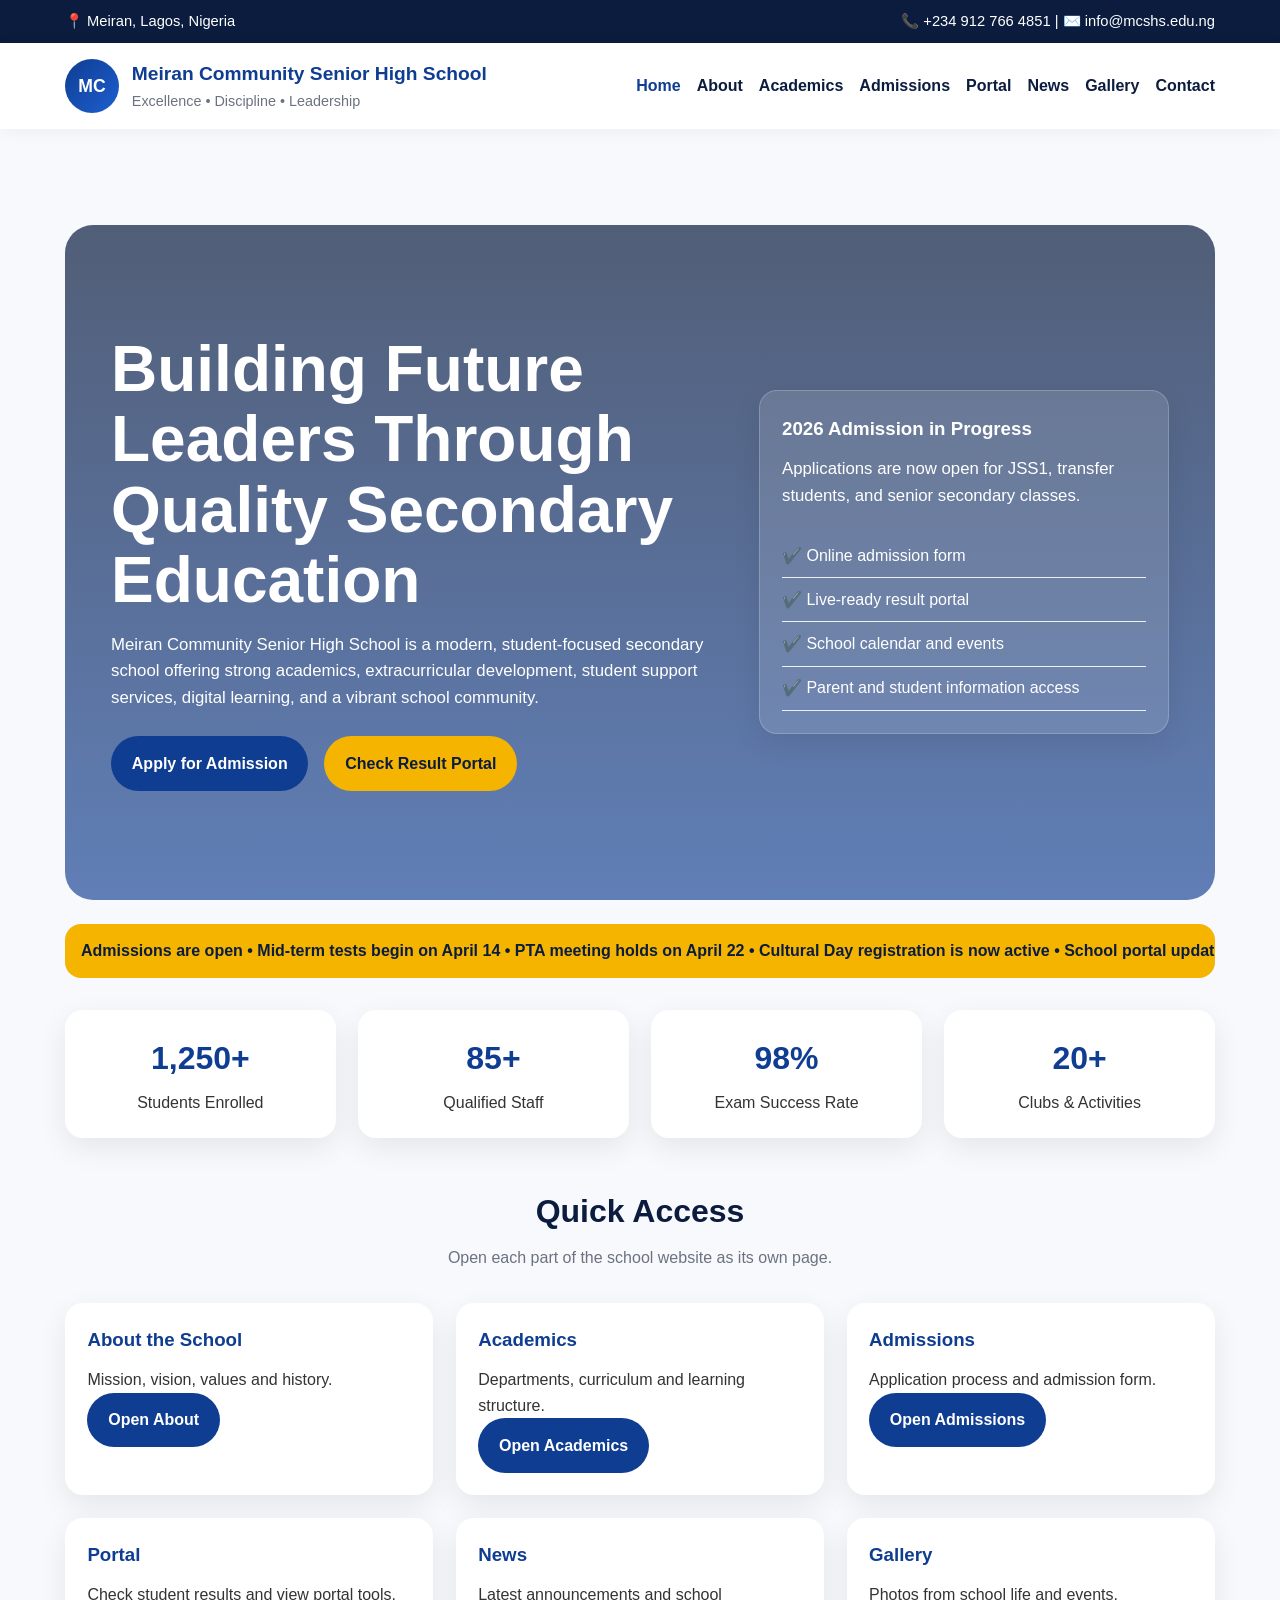
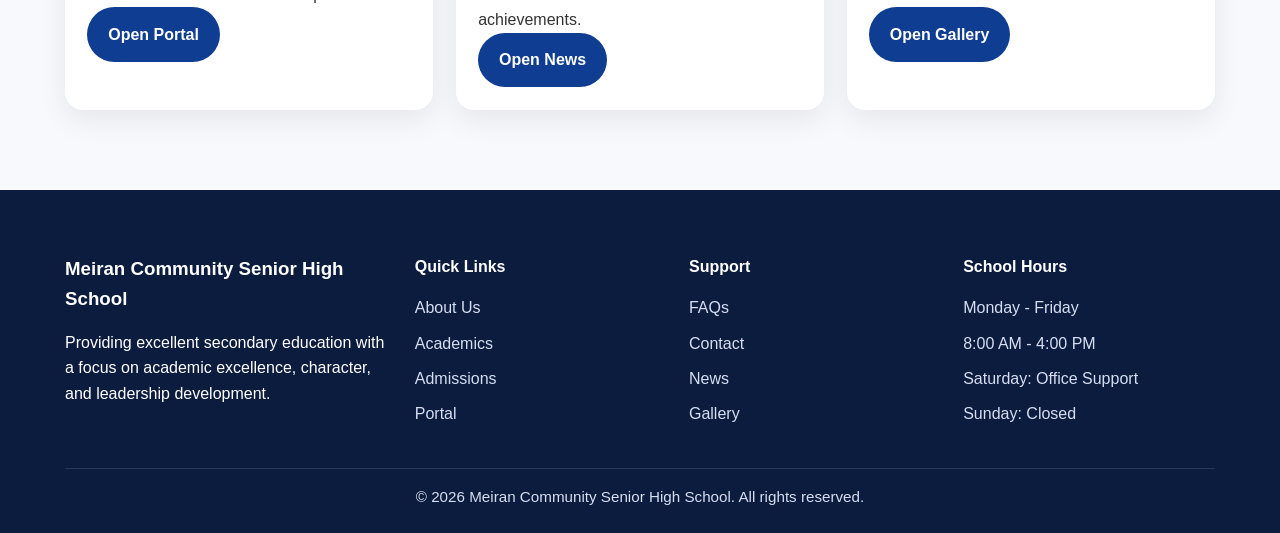
<file: index.html>
<!DOCTYPE html><html lang="en"><head><meta charset="UTF-8"><meta name="viewport" content="width=device-width, initial-scale=1.0"><title>MCSHS | Home</title><link rel="icon" type="image/svg+xml" href="favicon.svg"><link rel="stylesheet" href="styles.css"></head><body><div class="topbar"><div class="container topbar-content"><span>📍 Meiran, Lagos, Nigeria</span><span>📞 +234 912 766 4851 | ✉️ info@mcshs.edu.ng</span></div></div><header><div class="container navbar"><a class="brand" href="index.html"><div class="logo">MC</div><div class="brand-text"><h1>Meiran Community Senior High School</h1><p>Excellence • Discipline • Leadership</p></div></a><button class="menu-toggle" id="menuToggle">☰</button><nav><ul class="nav-links" id="navLinks"><li><a href="index.html" class="active">Home</a></li><li><a href="about.html">About</a></li><li><a href="academics.html">Academics</a></li><li><a href="admissions.html">Admissions</a></li><li><a href="portal.html">Portal</a></li><li><a href="news.html">News</a></li><li><a href="gallery.html">Gallery</a></li><li><a href="contact.html">Contact</a></li></ul></nav></div></header><main><div class="container"><section class="hero"><div class="container hero-grid"><div><h2>Building Future Leaders Through Quality Secondary Education</h2><p>Meiran Community Senior High School is a modern, student-focused secondary school offering strong academics, extracurricular development, student support services, digital learning, and a vibrant school community.</p><div class="hero-actions"><a class="btn btn-primary" href="admissions.html">Apply for Admission</a><a class="btn btn-secondary" href="portal.html">Check Result Portal</a></div></div><div class="hero-card"><h3>2026 Admission in Progress</h3><p>Applications are now open for JSS1, transfer students, and senior secondary classes.</p><ul class="list"><li>✔️ Online admission form</li><li>✔️ Live-ready result portal</li><li>✔️ School calendar and events</li><li>✔️ Parent and student information access</li></ul></div></div></section><div class="marquee">
  <div class="announcement-bar">Admissions are open • Mid-term tests begin on April 14 • PTA meeting holds on April 22 • Cultural Day registration is now active • School portal updated for second term results</div>
</div><div class="stats-grid"><div class="card stat-card"><h3>1,250+</h3><p>Students Enrolled</p></div><div class="card stat-card"><h3>85+</h3><p>Qualified Staff</p></div><div class="card stat-card"><h3>98%</h3><p>Exam Success Rate</p></div><div class="card stat-card"><h3>20+</h3><p>Clubs & Activities</p></div></div><div class="section-title" style="margin-top:3rem;"><h2>Quick Access</h2><p>Open each part of the school website as its own page.</p></div><div class="quick-grid"><div class="card quick-card"><h3>About the School</h3><p>Mission, vision, values and history.</p><a class="btn btn-primary" href="about.html">Open About</a></div><div class="card quick-card"><h3>Academics</h3><p>Departments, curriculum and learning structure.</p><a class="btn btn-primary" href="academics.html">Open Academics</a></div><div class="card quick-card"><h3>Admissions</h3><p>Application process and admission form.</p><a class="btn btn-primary" href="admissions.html">Open Admissions</a></div><div class="card quick-card"><h3>Portal</h3><p>Check student results and view portal tools.</p><a class="btn btn-primary" href="portal.html">Open Portal</a></div><div class="card quick-card"><h3>News</h3><p>Latest announcements and school achievements.</p><a class="btn btn-primary" href="news.html">Open News</a></div><div class="card quick-card"><h3>Gallery</h3><p>Photos from school life and events.</p><a class="btn btn-primary" href="gallery.html">Open Gallery</a></div></div></div></main><footer><div class="container"><div class="footer-grid"><div><h3>Meiran Community Senior High School</h3><p>Providing excellent secondary education with a focus on academic excellence, character, and leadership development.</p></div><div><h4>Quick Links</h4><ul><li><a href="about.html">About Us</a></li><li><a href="academics.html">Academics</a></li><li><a href="admissions.html">Admissions</a></li><li><a href="portal.html">Portal</a></li></ul></div><div><h4>Support</h4><ul><li><a href="contact.html">FAQs</a></li><li><a href="contact.html">Contact</a></li><li><a href="news.html">News</a></li><li><a href="gallery.html">Gallery</a></li></ul></div><div><h4>School Hours</h4><ul><li>Monday - Friday</li><li>8:00 AM - 4:00 PM</li><li>Saturday: Office Support</li><li>Sunday: Closed</li></ul></div></div><div class="copyright">© 2026 Meiran Community Senior High School. All rights reserved.</div></div></footer><script src="script.js"></script></body></html>
</file>
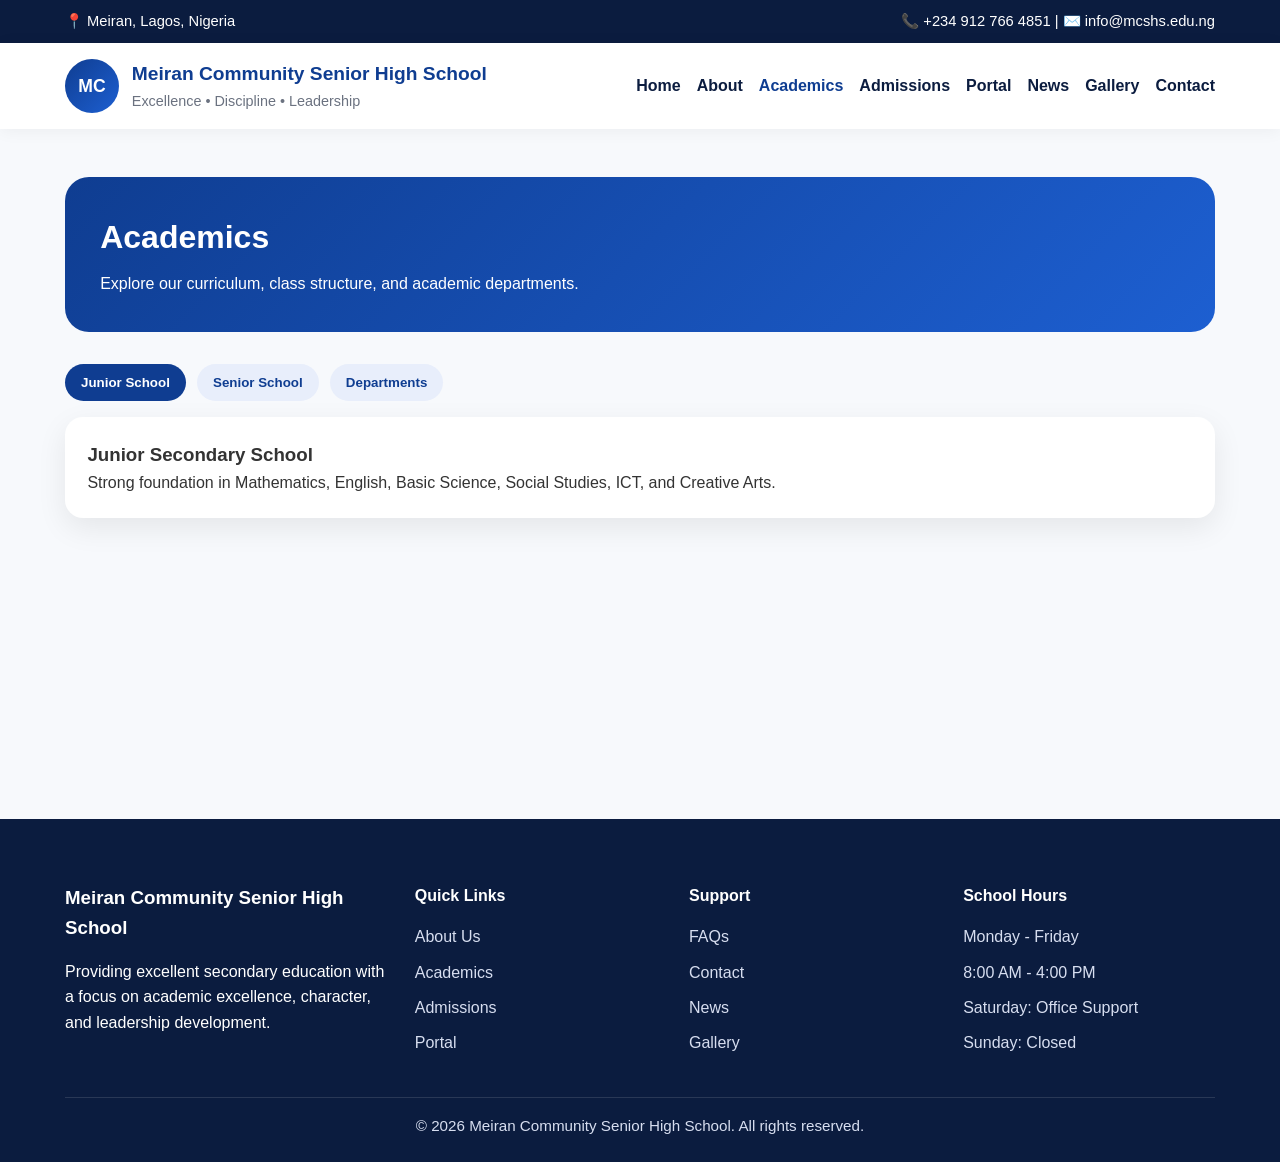
<file: academics.html>
<!DOCTYPE html><html lang="en"><head><meta charset="UTF-8"><meta name="viewport" content="width=device-width, initial-scale=1.0"><title>MCSHS | Academics</title><link rel="icon" type="image/svg+xml" href="favicon.svg"><link rel="stylesheet" href="styles.css"></head><body><div class="topbar"><div class="container topbar-content"><span>📍 Meiran, Lagos, Nigeria</span><span>📞 +234 912 766 4851 | ✉️ info@mcshs.edu.ng</span></div></div><header><div class="container navbar"><a class="brand" href="index.html"><div class="logo">MC</div><div class="brand-text"><h1>Meiran Community Senior High School</h1><p>Excellence • Discipline • Leadership</p></div></a><button class="menu-toggle" id="menuToggle">☰</button><nav><ul class="nav-links" id="navLinks"><li><a href="index.html">Home</a></li><li><a href="about.html">About</a></li><li><a href="academics.html" class="active">Academics</a></li><li><a href="admissions.html">Admissions</a></li><li><a href="portal.html">Portal</a></li><li><a href="news.html">News</a></li><li><a href="gallery.html">Gallery</a></li><li><a href="contact.html">Contact</a></li></ul></nav></div></header><main><div class="container"><div class="page-header"><h2>Academics</h2><p>Explore our curriculum, class structure, and academic departments.</p></div><div class="tabs"><button class="tab-btn active" data-tab="junior">Junior School</button><button class="tab-btn" data-tab="senior">Senior School</button><button class="tab-btn" data-tab="departments">Departments</button></div><div class="card tab-panel active" id="junior"><h3>Junior Secondary School</h3><p>Strong foundation in Mathematics, English, Basic Science, Social Studies, ICT, and Creative Arts.</p></div><div class="card tab-panel" id="senior"><h3>Senior Secondary School</h3><p>Science, Commercial, and Arts tracks with WAEC, NECO, and UTME preparation support.</p></div><div class="card tab-panel" id="departments"><h3>Academic Departments</h3><ul class="list"><li>Science Department</li><li>Commercial Department</li><li>Arts & Humanities Department</li><li>ICT & Innovation Unit</li><li>Guidance and Counselling Unit</li></ul></div></div></main><footer><div class="container"><div class="footer-grid"><div><h3>Meiran Community Senior High School</h3><p>Providing excellent secondary education with a focus on academic excellence, character, and leadership development.</p></div><div><h4>Quick Links</h4><ul><li><a href="about.html">About Us</a></li><li><a href="academics.html">Academics</a></li><li><a href="admissions.html">Admissions</a></li><li><a href="portal.html">Portal</a></li></ul></div><div><h4>Support</h4><ul><li><a href="contact.html">FAQs</a></li><li><a href="contact.html">Contact</a></li><li><a href="news.html">News</a></li><li><a href="gallery.html">Gallery</a></li></ul></div><div><h4>School Hours</h4><ul><li>Monday - Friday</li><li>8:00 AM - 4:00 PM</li><li>Saturday: Office Support</li><li>Sunday: Closed</li></ul></div></div><div class="copyright">© 2026 Meiran Community Senior High School. All rights reserved.</div></div></footer><script src="script.js"></script></body></html>
</file>
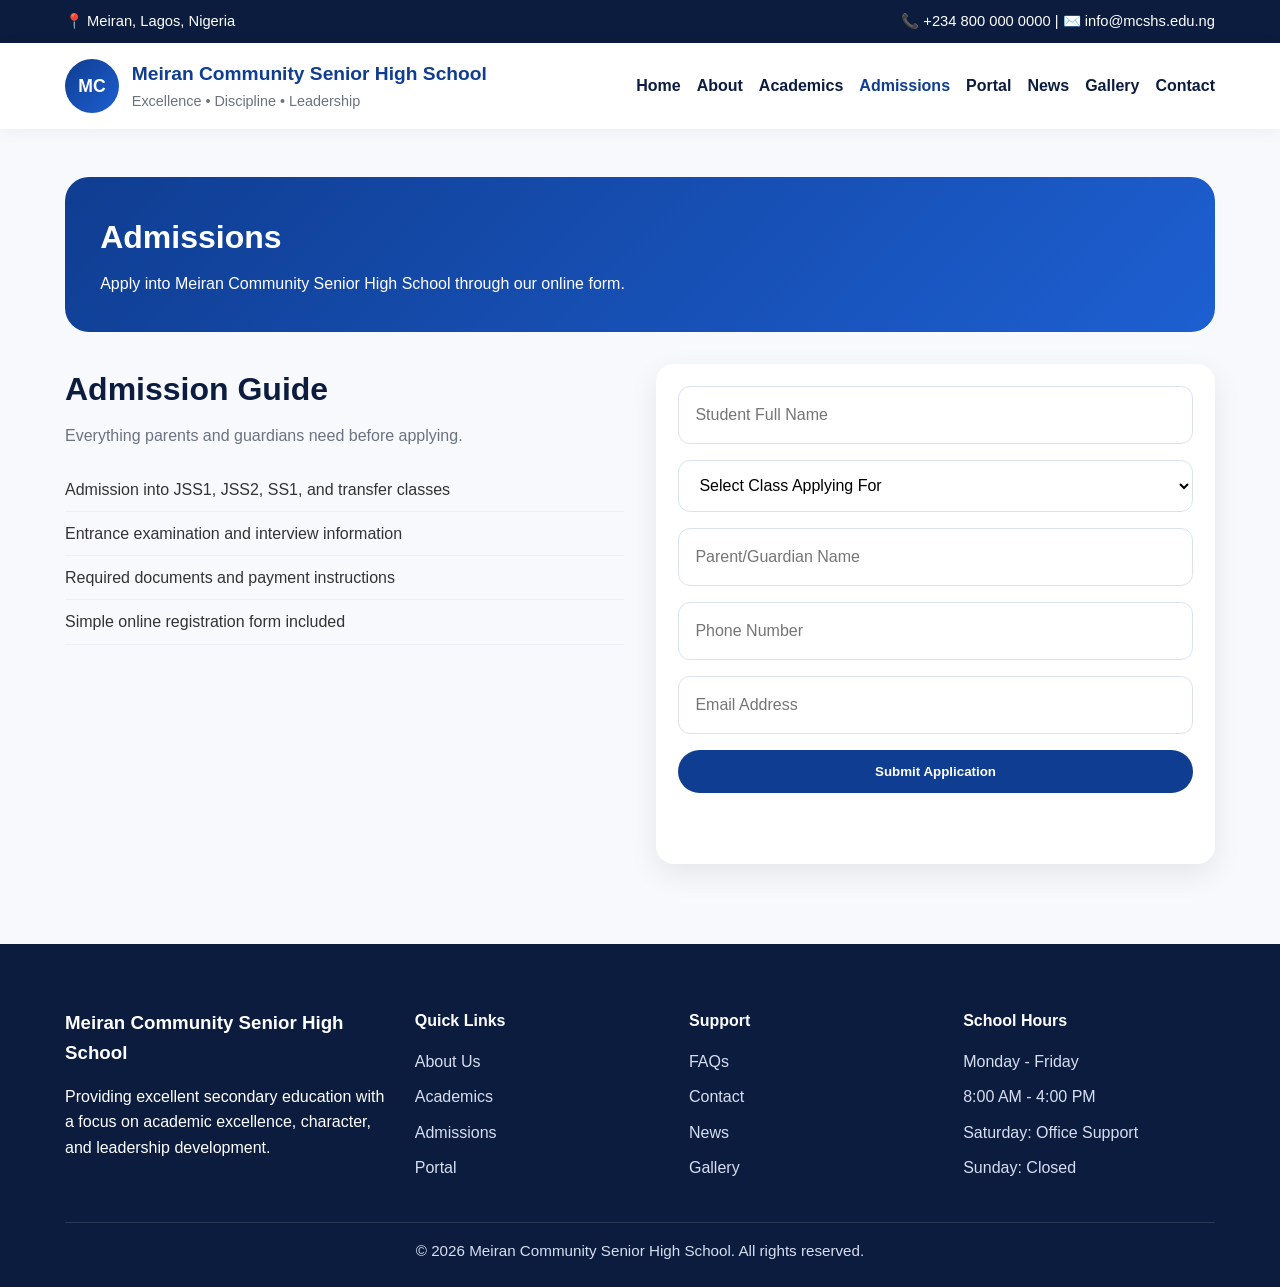
<file: admissions.html>
<!DOCTYPE html><html lang="en"><head><meta charset="UTF-8"><meta name="viewport" content="width=device-width, initial-scale=1.0"><title>MCSHS | Admissions</title><link rel="icon" type="image/svg+xml" href="favicon.svg"><link rel="stylesheet" href="styles.css"></head><body><div class="topbar"><div class="container topbar-content"><span>📍 Meiran, Lagos, Nigeria</span><span>📞 +234 800 000 0000 | ✉️ info@mcshs.edu.ng</span></div></div><header><div class="container navbar"><a class="brand" href="index.html"><div class="logo">MC</div><div class="brand-text"><h1>Meiran Community Senior High School</h1><p>Excellence • Discipline • Leadership</p></div></a><button class="menu-toggle" id="menuToggle">☰</button><nav><ul class="nav-links" id="navLinks"><li><a href="index.html">Home</a></li><li><a href="about.html">About</a></li><li><a href="academics.html">Academics</a></li><li><a href="admissions.html" class="active">Admissions</a></li><li><a href="portal.html">Portal</a></li><li><a href="news.html">News</a></li><li><a href="gallery.html">Gallery</a></li><li><a href="contact.html">Contact</a></li></ul></nav></div></header><main><div class="container"><div class="page-header"><h2>Admissions</h2><p>Apply into Meiran Community Senior High School through our online form.</p></div><div class="admission-grid"><div><div class="section-title left" style="margin-bottom:1.2rem;"><h2>Admission Guide</h2><p>Everything parents and guardians need before applying.</p></div><ul class="list"><li>Admission into JSS1, JSS2, SS1, and transfer classes</li><li>Entrance examination and interview information</li><li>Required documents and payment instructions</li><li>Simple online registration form included</li></ul></div><div class="card"><form id="admissionForm"><input type="text" id="fullName" placeholder="Student Full Name" required><select id="classApplying" required><option value="">Select Class Applying For</option><option>JSS1</option><option>JSS2</option><option>JSS3</option><option>SS1</option><option>SS2</option><option>SS3</option></select><input type="text" id="parentName" placeholder="Parent/Guardian Name" required><input type="tel" id="phoneNumber" placeholder="Phone Number" required><input type="email" id="emailAddress" placeholder="Email Address" required><button class="btn btn-primary" type="submit">Submit Application</button><p class="form-message" id="admissionMessage"></p></form></div></div></div></main><footer><div class="container"><div class="footer-grid"><div><h3>Meiran Community Senior High School</h3><p>Providing excellent secondary education with a focus on academic excellence, character, and leadership development.</p></div><div><h4>Quick Links</h4><ul><li><a href="about.html">About Us</a></li><li><a href="academics.html">Academics</a></li><li><a href="admissions.html">Admissions</a></li><li><a href="portal.html">Portal</a></li></ul></div><div><h4>Support</h4><ul><li><a href="contact.html">FAQs</a></li><li><a href="contact.html">Contact</a></li><li><a href="news.html">News</a></li><li><a href="gallery.html">Gallery</a></li></ul></div><div><h4>School Hours</h4><ul><li>Monday - Friday</li><li>8:00 AM - 4:00 PM</li><li>Saturday: Office Support</li><li>Sunday: Closed</li></ul></div></div><div class="copyright">© 2026 Meiran Community Senior High School. All rights reserved.</div></div></footer><script src="script.js"></script></body></html>
</file>
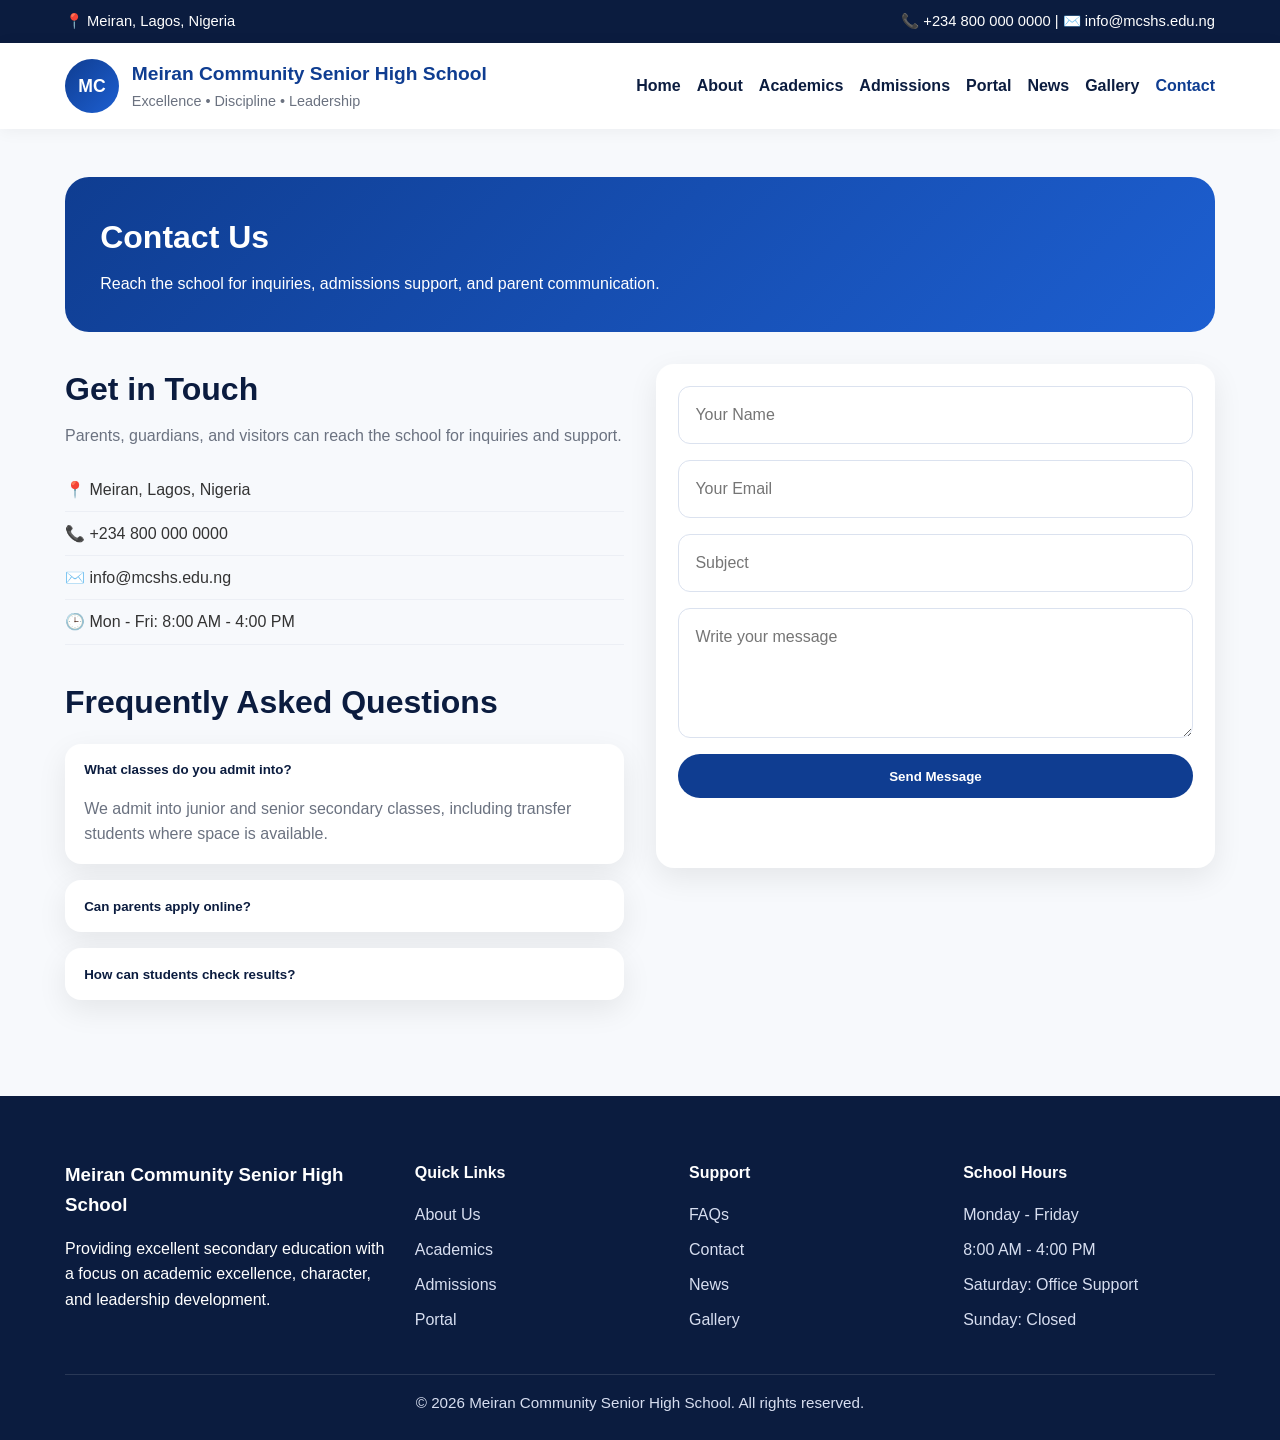
<file: contact.html>
<!DOCTYPE html><html lang="en"><head><meta charset="UTF-8"><meta name="viewport" content="width=device-width, initial-scale=1.0"><title>MCSHS | Contact</title><link rel="icon" type="image/svg+xml" href="favicon.svg"><link rel="stylesheet" href="styles.css"></head><body><div class="topbar"><div class="container topbar-content"><span>📍 Meiran, Lagos, Nigeria</span><span>📞 +234 800 000 0000 | ✉️ info@mcshs.edu.ng</span></div></div><header><div class="container navbar"><a class="brand" href="index.html"><div class="logo">MC</div><div class="brand-text"><h1>Meiran Community Senior High School</h1><p>Excellence • Discipline • Leadership</p></div></a><button class="menu-toggle" id="menuToggle">☰</button><nav><ul class="nav-links" id="navLinks"><li><a href="index.html">Home</a></li><li><a href="about.html">About</a></li><li><a href="academics.html">Academics</a></li><li><a href="admissions.html">Admissions</a></li><li><a href="portal.html">Portal</a></li><li><a href="news.html">News</a></li><li><a href="gallery.html">Gallery</a></li><li><a href="contact.html" class="active">Contact</a></li></ul></nav></div></header><main><div class="container"><div class="page-header"><h2>Contact Us</h2><p>Reach the school for inquiries, admissions support, and parent communication.</p></div><div class="contact-grid"><div><div class="section-title left" style="margin-bottom:1.2rem;"><h2>Get in Touch</h2><p>Parents, guardians, and visitors can reach the school for inquiries and support.</p></div><ul class="list"><li>📍 Meiran, Lagos, Nigeria</li><li>📞 +234 800 000 0000</li><li>✉️ info@mcshs.edu.ng</li><li>🕒 Mon - Fri: 8:00 AM - 4:00 PM</li></ul><div class="section-title left" style="margin:2rem 0 1rem;"><h2>Frequently Asked Questions</h2></div><div class="faq-item active"><button class="faq-question">What classes do you admit into?</button><div class="faq-answer">We admit into junior and senior secondary classes, including transfer students where space is available.</div></div><div class="faq-item"><button class="faq-question">Can parents apply online?</button><div class="faq-answer">Yes. The admission form section allows online application submission on the website.</div></div><div class="faq-item"><button class="faq-question">How can students check results?</button><div class="faq-answer">Students can use the result checker portal with their ID and term to view report details.</div></div></div><div class="card"><form id="contactForm"><input type="text" id="contactName" placeholder="Your Name" required><input type="email" id="contactEmail" placeholder="Your Email" required><input type="text" id="contactSubject" placeholder="Subject" required><textarea id="contactMessage" placeholder="Write your message" required></textarea><button class="btn btn-primary" type="submit">Send Message</button><p class="form-message" id="contactFormMessage"></p></form></div></div></div></main><footer><div class="container"><div class="footer-grid"><div><h3>Meiran Community Senior High School</h3><p>Providing excellent secondary education with a focus on academic excellence, character, and leadership development.</p></div><div><h4>Quick Links</h4><ul><li><a href="about.html">About Us</a></li><li><a href="academics.html">Academics</a></li><li><a href="admissions.html">Admissions</a></li><li><a href="portal.html">Portal</a></li></ul></div><div><h4>Support</h4><ul><li><a href="contact.html">FAQs</a></li><li><a href="contact.html">Contact</a></li><li><a href="news.html">News</a></li><li><a href="gallery.html">Gallery</a></li></ul></div><div><h4>School Hours</h4><ul><li>Monday - Friday</li><li>8:00 AM - 4:00 PM</li><li>Saturday: Office Support</li><li>Sunday: Closed</li></ul></div></div><div class="copyright">© 2026 Meiran Community Senior High School. All rights reserved.</div></div></footer><script src="script.js"></script></body></html>
</file>
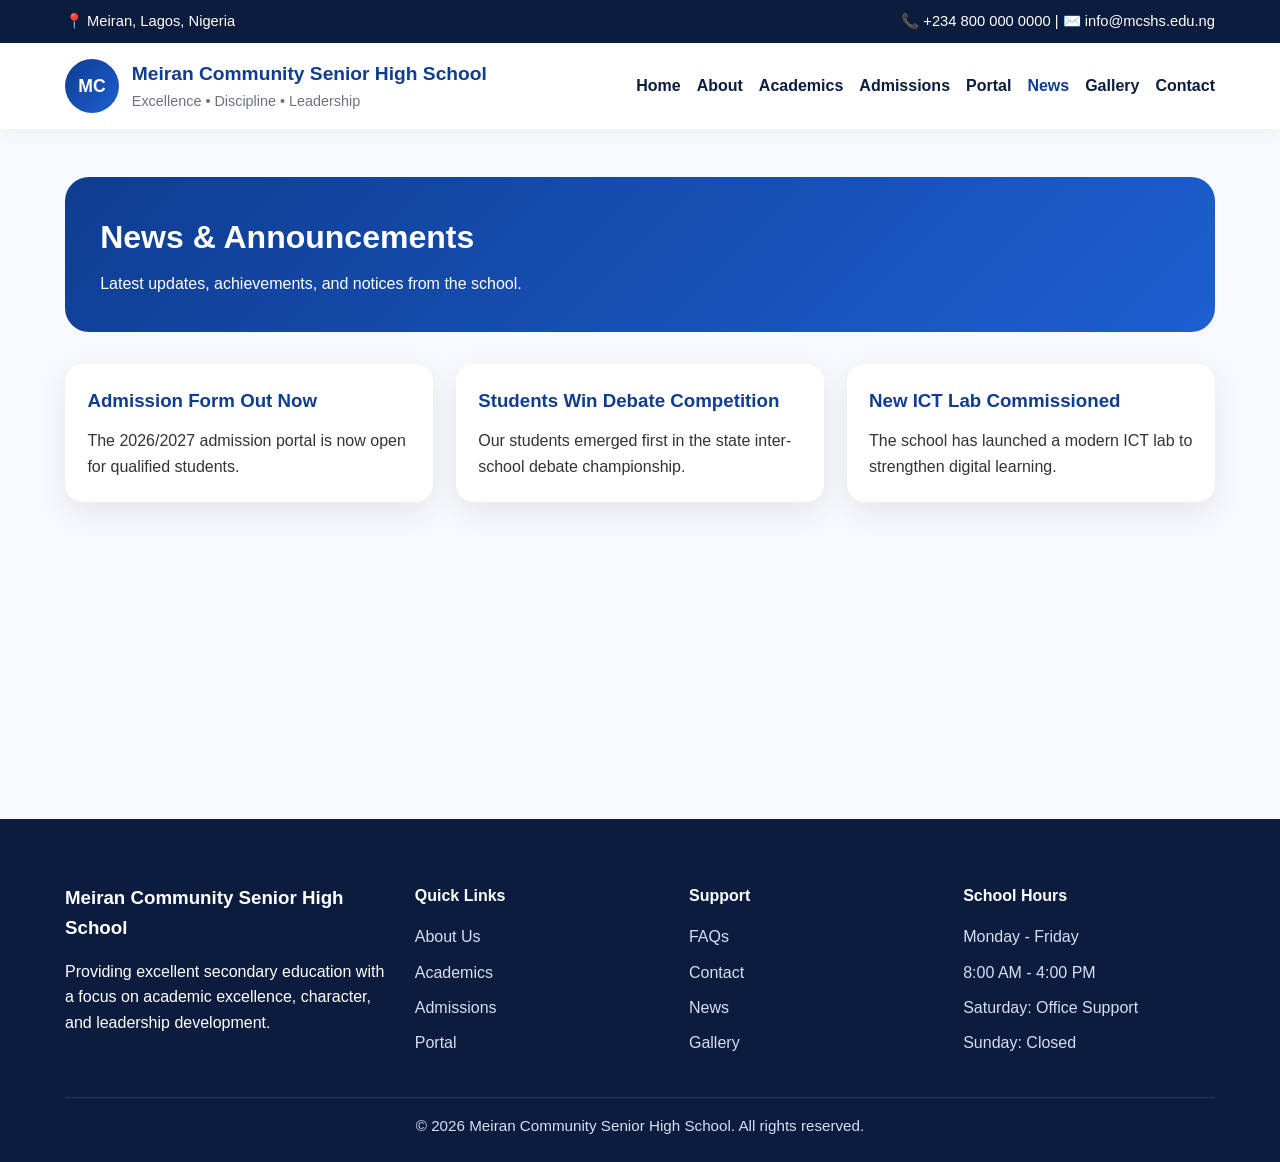
<file: news.html>
<!DOCTYPE html><html lang="en"><head><meta charset="UTF-8"><meta name="viewport" content="width=device-width, initial-scale=1.0"><title>MCSHS | News</title><link rel="icon" type="image/svg+xml" href="favicon.svg"><link rel="stylesheet" href="styles.css"></head><body><div class="topbar"><div class="container topbar-content"><span>📍 Meiran, Lagos, Nigeria</span><span>📞 +234 800 000 0000 | ✉️ info@mcshs.edu.ng</span></div></div><header><div class="container navbar"><a class="brand" href="index.html"><div class="logo">MC</div><div class="brand-text"><h1>Meiran Community Senior High School</h1><p>Excellence • Discipline • Leadership</p></div></a><button class="menu-toggle" id="menuToggle">☰</button><nav><ul class="nav-links" id="navLinks"><li><a href="index.html">Home</a></li><li><a href="about.html">About</a></li><li><a href="academics.html">Academics</a></li><li><a href="admissions.html">Admissions</a></li><li><a href="portal.html">Portal</a></li><li><a href="news.html" class="active">News</a></li><li><a href="gallery.html">Gallery</a></li><li><a href="contact.html">Contact</a></li></ul></nav></div></header><main><div class="container"><div class="page-header"><h2>News & Announcements</h2><p>Latest updates, achievements, and notices from the school.</p></div><div class="news-grid"><div class="card news-card"><h3>Admission Form Out Now</h3><p>The 2026/2027 admission portal is now open for qualified students.</p></div><div class="card news-card"><h3>Students Win Debate Competition</h3><p>Our students emerged first in the state inter-school debate championship.</p></div><div class="card news-card"><h3>New ICT Lab Commissioned</h3><p>The school has launched a modern ICT lab to strengthen digital learning.</p></div></div></div></main><footer><div class="container"><div class="footer-grid"><div><h3>Meiran Community Senior High School</h3><p>Providing excellent secondary education with a focus on academic excellence, character, and leadership development.</p></div><div><h4>Quick Links</h4><ul><li><a href="about.html">About Us</a></li><li><a href="academics.html">Academics</a></li><li><a href="admissions.html">Admissions</a></li><li><a href="portal.html">Portal</a></li></ul></div><div><h4>Support</h4><ul><li><a href="contact.html">FAQs</a></li><li><a href="contact.html">Contact</a></li><li><a href="news.html">News</a></li><li><a href="gallery.html">Gallery</a></li></ul></div><div><h4>School Hours</h4><ul><li>Monday - Friday</li><li>8:00 AM - 4:00 PM</li><li>Saturday: Office Support</li><li>Sunday: Closed</li></ul></div></div><div class="copyright">© 2026 Meiran Community Senior High School. All rights reserved.</div></div></footer><script src="script.js"></script></body></html>
</file>
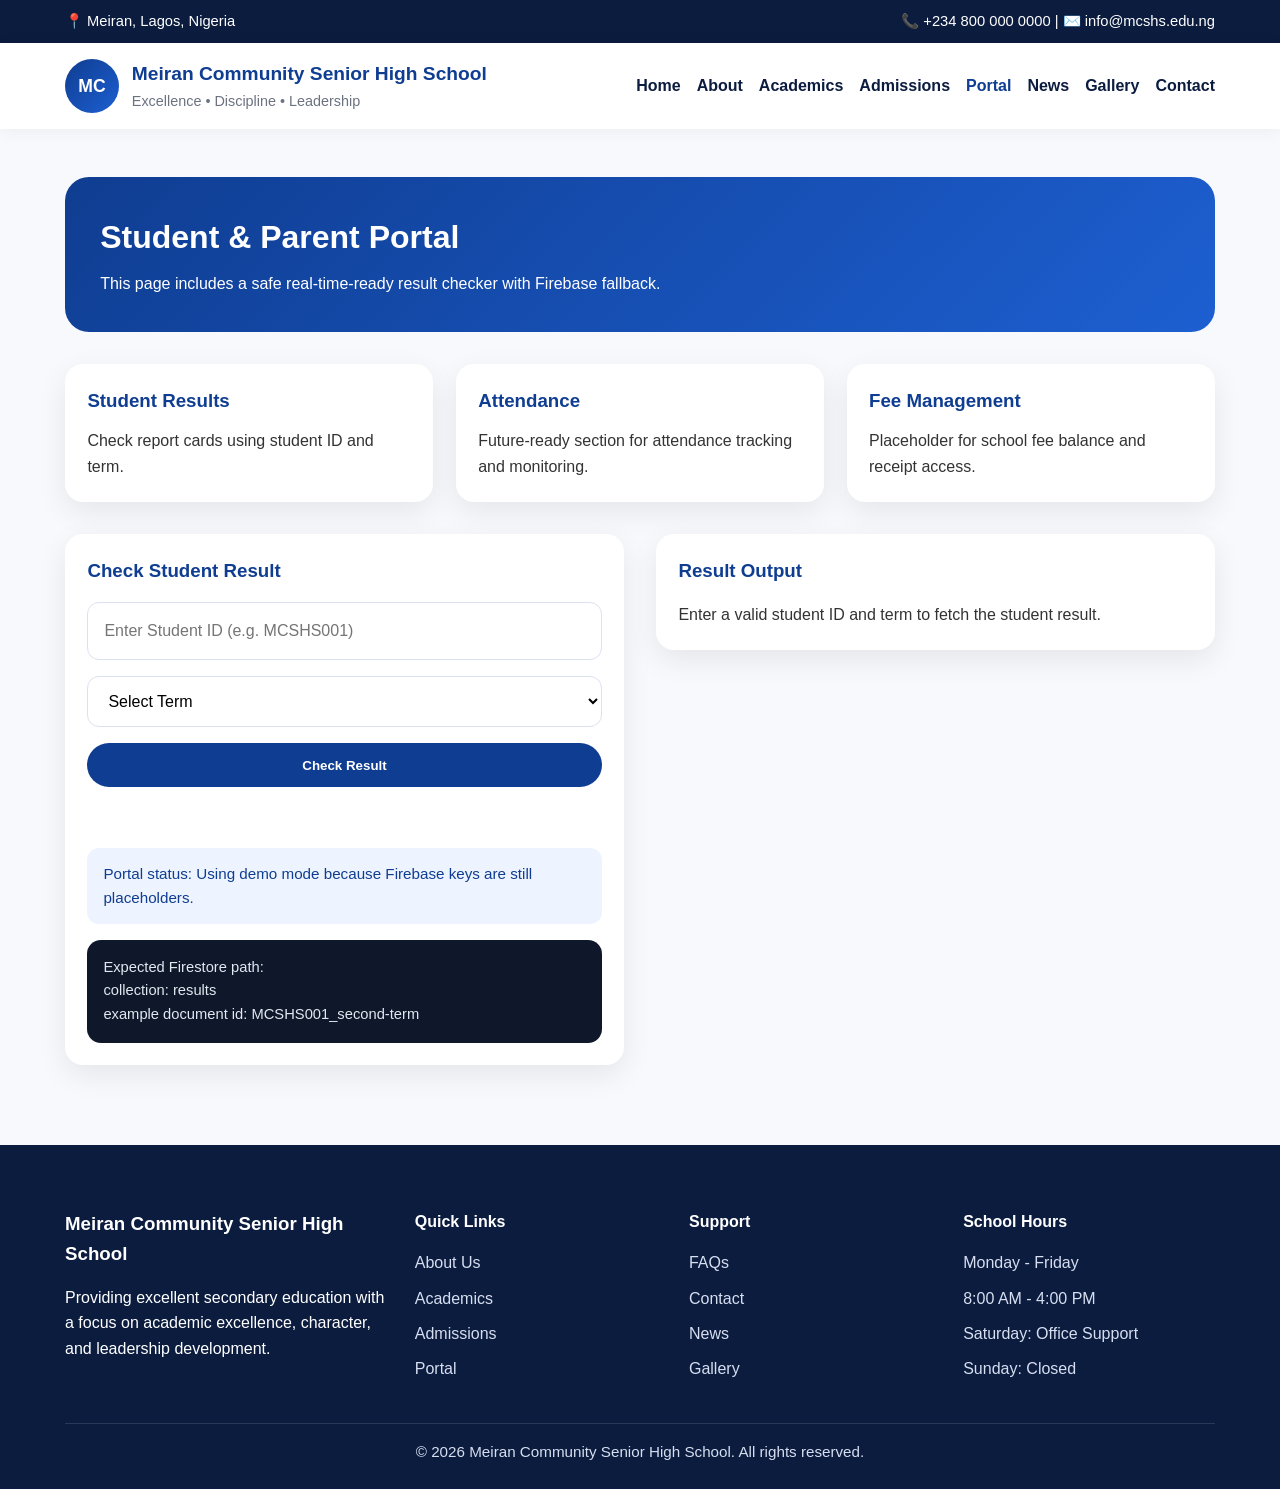
<file: portal.html>
<!DOCTYPE html><html lang="en"><head><meta charset="UTF-8"><meta name="viewport" content="width=device-width, initial-scale=1.0"><title>MCSHS | Portal</title><link rel="icon" type="image/svg+xml" href="favicon.svg"><link rel="stylesheet" href="styles.css"></head><body><div class="topbar"><div class="container topbar-content"><span>📍 Meiran, Lagos, Nigeria</span><span>📞 +234 800 000 0000 | ✉️ info@mcshs.edu.ng</span></div></div><header><div class="container navbar"><a class="brand" href="index.html"><div class="logo">MC</div><div class="brand-text"><h1>Meiran Community Senior High School</h1><p>Excellence • Discipline • Leadership</p></div></a><button class="menu-toggle" id="menuToggle">☰</button><nav><ul class="nav-links" id="navLinks"><li><a href="index.html">Home</a></li><li><a href="about.html">About</a></li><li><a href="academics.html">Academics</a></li><li><a href="admissions.html">Admissions</a></li><li><a href="portal.html" class="active">Portal</a></li><li><a href="news.html">News</a></li><li><a href="gallery.html">Gallery</a></li><li><a href="contact.html">Contact</a></li></ul></nav></div></header><main><div class="container"><div class="page-header"><h2>Student & Parent Portal</h2><p>This page includes a safe real-time-ready result checker with Firebase fallback.</p></div><div class="portal-grid"><div class="card portal-card"><h3>Student Results</h3><p>Check report cards using student ID and term.</p></div><div class="card portal-card"><h3>Attendance</h3><p>Future-ready section for attendance tracking and monitoring.</p></div><div class="card portal-card"><h3>Fee Management</h3><p>Placeholder for school fee balance and receipt access.</p></div></div><div class="results-grid" style="margin-top:2rem;"><div class="card"><h3 style="margin-bottom:1rem; color: var(--primary);">Check Student Result</h3><form id="resultForm"><input type="text" id="studentId" placeholder="Enter Student ID (e.g. MCSHS001)" required><select id="termSelect" required><option value="">Select Term</option><option>First Term</option><option>Second Term</option><option>Third Term</option></select><button class="btn btn-primary" type="submit" id="resultSubmitBtn">Check Result</button><p class="form-message" id="resultMessage"></p></form><div class="portal-status" id="portalStatus">Portal status: Preparing Firebase connection...</div><div class="code-block">Expected Firestore path:
collection: results
example document id: MCSHS001_second-term</div></div><div class="card" id="resultOutput"><h3 style="margin-bottom:1rem; color: var(--primary);">Result Output</h3><p>Enter a valid student ID and term to fetch the student result.</p></div></div></div></main><footer><div class="container"><div class="footer-grid"><div><h3>Meiran Community Senior High School</h3><p>Providing excellent secondary education with a focus on academic excellence, character, and leadership development.</p></div><div><h4>Quick Links</h4><ul><li><a href="about.html">About Us</a></li><li><a href="academics.html">Academics</a></li><li><a href="admissions.html">Admissions</a></li><li><a href="portal.html">Portal</a></li></ul></div><div><h4>Support</h4><ul><li><a href="contact.html">FAQs</a></li><li><a href="contact.html">Contact</a></li><li><a href="news.html">News</a></li><li><a href="gallery.html">Gallery</a></li></ul></div><div><h4>School Hours</h4><ul><li>Monday - Friday</li><li>8:00 AM - 4:00 PM</li><li>Saturday: Office Support</li><li>Sunday: Closed</li></ul></div></div><div class="copyright">© 2026 Meiran Community Senior High School. All rights reserved.</div></div></footer><script src="script.js"></script></body></html>
</file>
<file: styles.css>
:root {
  --primary: #0f3d91;
  --secondary: #f4b400;
  --dark: #0b1c3f;
  --light: #f7f9fc;
  --white: #ffffff;
  --text: #333333;
  --muted: #6b7280;
  --success: #0f9d58;
  --danger: #d93025;
  --warning: #b26a00;
  --info: #2563eb;
  --shadow: 0 10px 30px rgba(0, 0, 0, 0.08);
  --radius: 18px;
}
* { margin: 0; padding: 0; box-sizing: border-box; }
body { font-family: Arial, Helvetica, sans-serif; color: var(--text); background: var(--light); line-height: 1.6; }
a { text-decoration: none; color: inherit; }
img { max-width: 100%; display: block; }
.container { width: min(1150px, 92%); margin: auto; }
.topbar { background: var(--dark); color: var(--white); font-size: 0.92rem; }
.topbar-content { display: flex; justify-content: space-between; align-items: center; gap: 1rem; padding: 0.6rem 0; flex-wrap: wrap; }
header { position: sticky; top: 0; z-index: 1000; background: rgba(255, 255, 255, 0.97); backdrop-filter: blur(10px); box-shadow: 0 2px 16px rgba(0, 0, 0, 0.05); }
.navbar { display: flex; justify-content: space-between; align-items: center; padding: 1rem 0; gap: 1rem; }
.brand { display: flex; align-items: center; gap: 0.8rem; }
.logo { width: 54px; height: 54px; border-radius: 50%; background: linear-gradient(135deg, var(--primary), #1d5fd1); color: var(--white); display: grid; place-items: center; font-weight: 700; font-size: 1.1rem; }
.brand-text h1 { font-size: 1.2rem; color: var(--primary); }
.brand-text p { color: var(--muted); font-size: 0.9rem; }
.nav-links { display: flex; gap: 1rem; align-items: center; list-style: none; }
.nav-links a { font-weight: 600; color: var(--dark); transition: 0.3s; padding: 0.3rem 0; }
.nav-links a:hover, .nav-links a.active { color: var(--primary); }
.menu-toggle { display: none; font-size: 1.6rem; background: none; border: none; cursor: pointer; color: var(--primary); }
.btn { display: inline-block; padding: 0.9rem 1.3rem; border-radius: 999px; font-weight: 700; border: none; cursor: pointer; transition: 0.3s ease; }
.btn-primary { background: var(--primary); color: var(--white); }
.btn-primary:hover { transform: translateY(-2px); opacity: 0.95; }
.btn-secondary { background: var(--secondary); color: var(--dark); }
.hero { background: linear-gradient(rgba(11, 28, 63, 0.7), rgba(15, 61, 145, 0.65)), url('https://images.unsplash.com/photo-1509062522246-3755977927d7?auto=format&fit=crop&w=1400&q=80') center/cover no-repeat; color: var(--white); border-radius: 28px; overflow: hidden; min-height: 75vh; display: flex; align-items: center; margin: 3rem 0 0; }
.hero-grid { display: grid; grid-template-columns: 1.2fr 0.8fr; gap: 2rem; align-items: center; padding: 5rem 0; }
.hero h2 { font-size: clamp(2rem, 5vw, 4rem); line-height: 1.1; margin-bottom: 1rem; }
.hero p { font-size: 1.05rem; max-width: 650px; margin-bottom: 1.5rem; }
.hero-actions { display: flex; gap: 1rem; flex-wrap: wrap; }
.hero-card, .card { background: var(--white); border-radius: var(--radius); padding: 1.4rem; box-shadow: var(--shadow); }
.hero-card { background: rgba(255,255,255,0.12); color: var(--white); border: 1px solid rgba(255,255,255,0.2); }
.hero-card h3 { margin-bottom: 0.8rem; }
main { min-height: calc(100vh - 210px); padding: 3rem 0 5rem; }
.page-header { background: linear-gradient(135deg, var(--primary), #1d5fd1); color: var(--white); border-radius: 24px; padding: 2.2rem; margin-bottom: 2rem; }
.page-header h2 { font-size: 2rem; margin-bottom: 0.5rem; }
.section-title { text-align: center; margin-bottom: 2rem; }
.section-title.left { text-align: left; }
.section-title h2 { font-size: 2rem; color: var(--dark); margin-bottom: 0.5rem; }
.section-title p { color: var(--muted); max-width: 700px; margin: auto; }
.section-title.left p { margin: 0; }
.stats-grid, .features-grid, .program-grid, .news-grid, .gallery-grid, .portal-grid, .footer-grid, .quick-grid, .about-grid, .contact-grid, .admission-grid, .results-grid { display: grid; gap: 1.4rem; }
.stats-grid { grid-template-columns: repeat(4, 1fr); margin-top: 2rem; }
.features-grid { grid-template-columns: repeat(4, 1fr); }
.program-grid, .news-grid, .gallery-grid, .portal-grid, .quick-grid { grid-template-columns: repeat(3, 1fr); }
.about-grid, .contact-grid, .admission-grid, .results-grid { grid-template-columns: 1fr 1fr; gap: 2rem; align-items: start; }
.stat-card { text-align: center; }
.stat-card h3 { font-size: 2rem; color: var(--primary); margin-bottom: 0.4rem; }
.feature-card h3, .news-card h3, .portal-card h3, .quick-card h3 { margin-bottom: 0.75rem; color: var(--primary); }
.feature-icon { width: 54px; height: 54px; border-radius: 14px; background: rgba(15, 61, 145, 0.1); color: var(--primary); display: grid; place-items: center; font-size: 1.4rem; margin-bottom: 1rem; font-weight: 700; }
.list { list-style: none; margin-top: 1rem; }
.list li { padding: 0.55rem 0; border-bottom: 1px solid #eceff5; }
.announcement-bar { background: var(--secondary); color: var(--dark); font-weight: 700; padding: 0.9rem 1rem; overflow: hidden; white-space: nowrap; border-radius: 16px; margin-top: 1.5rem; }
form { display: grid; gap: 1rem; }
input, select, textarea { width: 100%; padding: 0.95rem 1rem; border-radius: 12px; border: 1px solid #dbe2ef; outline: none; font: inherit; background: #fff; }
textarea { min-height: 130px; resize: vertical; }
.form-message { font-weight: 700; margin-top: 0.5rem; min-height: 1.5em; }
.success { color: var(--success); } .danger { color: var(--danger); } .warning { color: var(--warning); } .info { color: var(--info); }
.tabs { display: flex; gap: 0.7rem; margin-bottom: 1rem; flex-wrap: wrap; }
.tab-btn, .filter-btn { padding: 0.7rem 1rem; border: none; border-radius: 999px; background: #e8eefb; cursor: pointer; font-weight: 700; color: var(--primary); }
.tab-btn.active, .filter-btn.active { background: var(--primary); color: var(--white); }
.tab-panel { display: none; } .tab-panel.active { display: block; }
.gallery-filter { display: flex; justify-content: center; gap: 0.8rem; flex-wrap: wrap; margin-bottom: 1.5rem; }
.gallery-item { overflow: hidden; border-radius: var(--radius); background: var(--white); box-shadow: var(--shadow); }
.gallery-item img, .about-image { width: 100%; height: 240px; object-fit: cover; border-radius: 0; box-shadow: none; }
.about-image { height: auto; border-radius: var(--radius); box-shadow: var(--shadow); }
.gallery-item .caption { padding: 1rem; font-weight: 700; color: var(--dark); }
.faq-item { background: var(--white); border-radius: 16px; box-shadow: var(--shadow); margin-bottom: 1rem; overflow: hidden; }
.faq-question { width: 100%; border: none; background: transparent; text-align: left; padding: 1.15rem 1.2rem; font-weight: 700; cursor: pointer; color: var(--dark); }
.faq-answer { display: none; padding: 0 1.2rem 1.1rem; color: var(--muted); }
.faq-item.active .faq-answer { display: block; }
.portal-status { margin-top: 0.8rem; padding: 0.85rem 1rem; border-radius: 12px; background: #eef4ff; color: var(--primary); font-size: 0.95rem; }
.code-block { margin-top: 1rem; background: #0f172a; color: #e2e8f0; padding: 1rem; border-radius: 14px; overflow-x: auto; font-size: 0.92rem; white-space: pre-wrap; }
footer { background: var(--dark); color: var(--white); padding: 4rem 0 1.5rem; }
.footer-grid { grid-template-columns: 1.3fr 1fr 1fr 1fr; margin-bottom: 2rem; }
.footer-grid h3, .footer-grid h4 { margin-bottom: 1rem; }
.footer-grid ul { list-style: none; }
.footer-grid li { margin-bottom: 0.6rem; color: #d7def0; }
.copyright { border-top: 1px solid rgba(255, 255, 255, 0.12); padding-top: 1rem; text-align: center; color: #d7def0; font-size: 0.95rem; }
@media (max-width: 980px) { .hero-grid, .about-grid, .contact-grid, .admission-grid, .results-grid, .footer-grid { grid-template-columns: 1fr; } .stats-grid, .features-grid, .program-grid, .news-grid, .gallery-grid, .portal-grid, .quick-grid { grid-template-columns: repeat(2, 1fr); } .nav-links { position: absolute; top: 100%; left: 0; right: 0; background: var(--white); flex-direction: column; align-items: flex-start; padding: 1rem 4%; box-shadow: var(--shadow); display: none; } .nav-links.show { display: flex; } .menu-toggle { display: block; } }
@media (max-width: 640px) { .stats-grid, .features-grid, .program-grid, .news-grid, .gallery-grid, .portal-grid, .quick-grid { grid-template-columns: 1fr; } .hero-actions { flex-direction: column; } }
</file>
